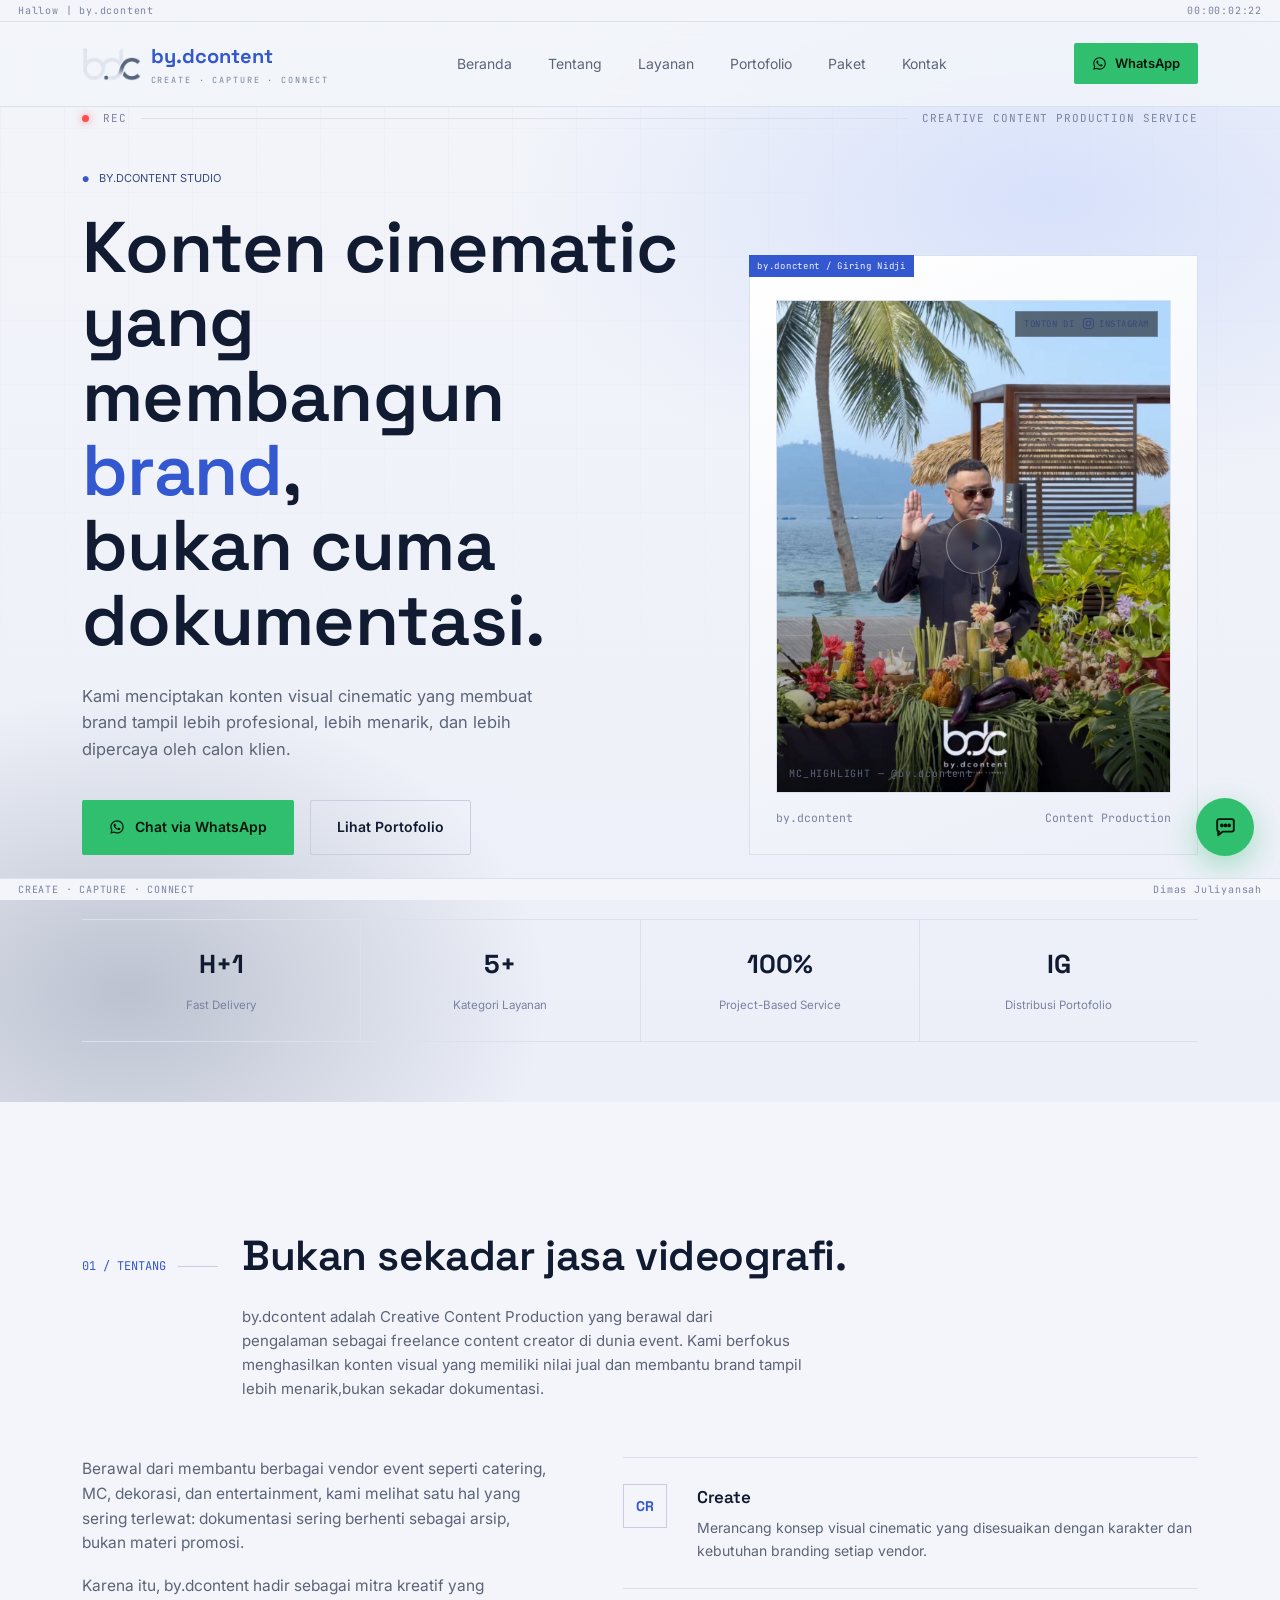
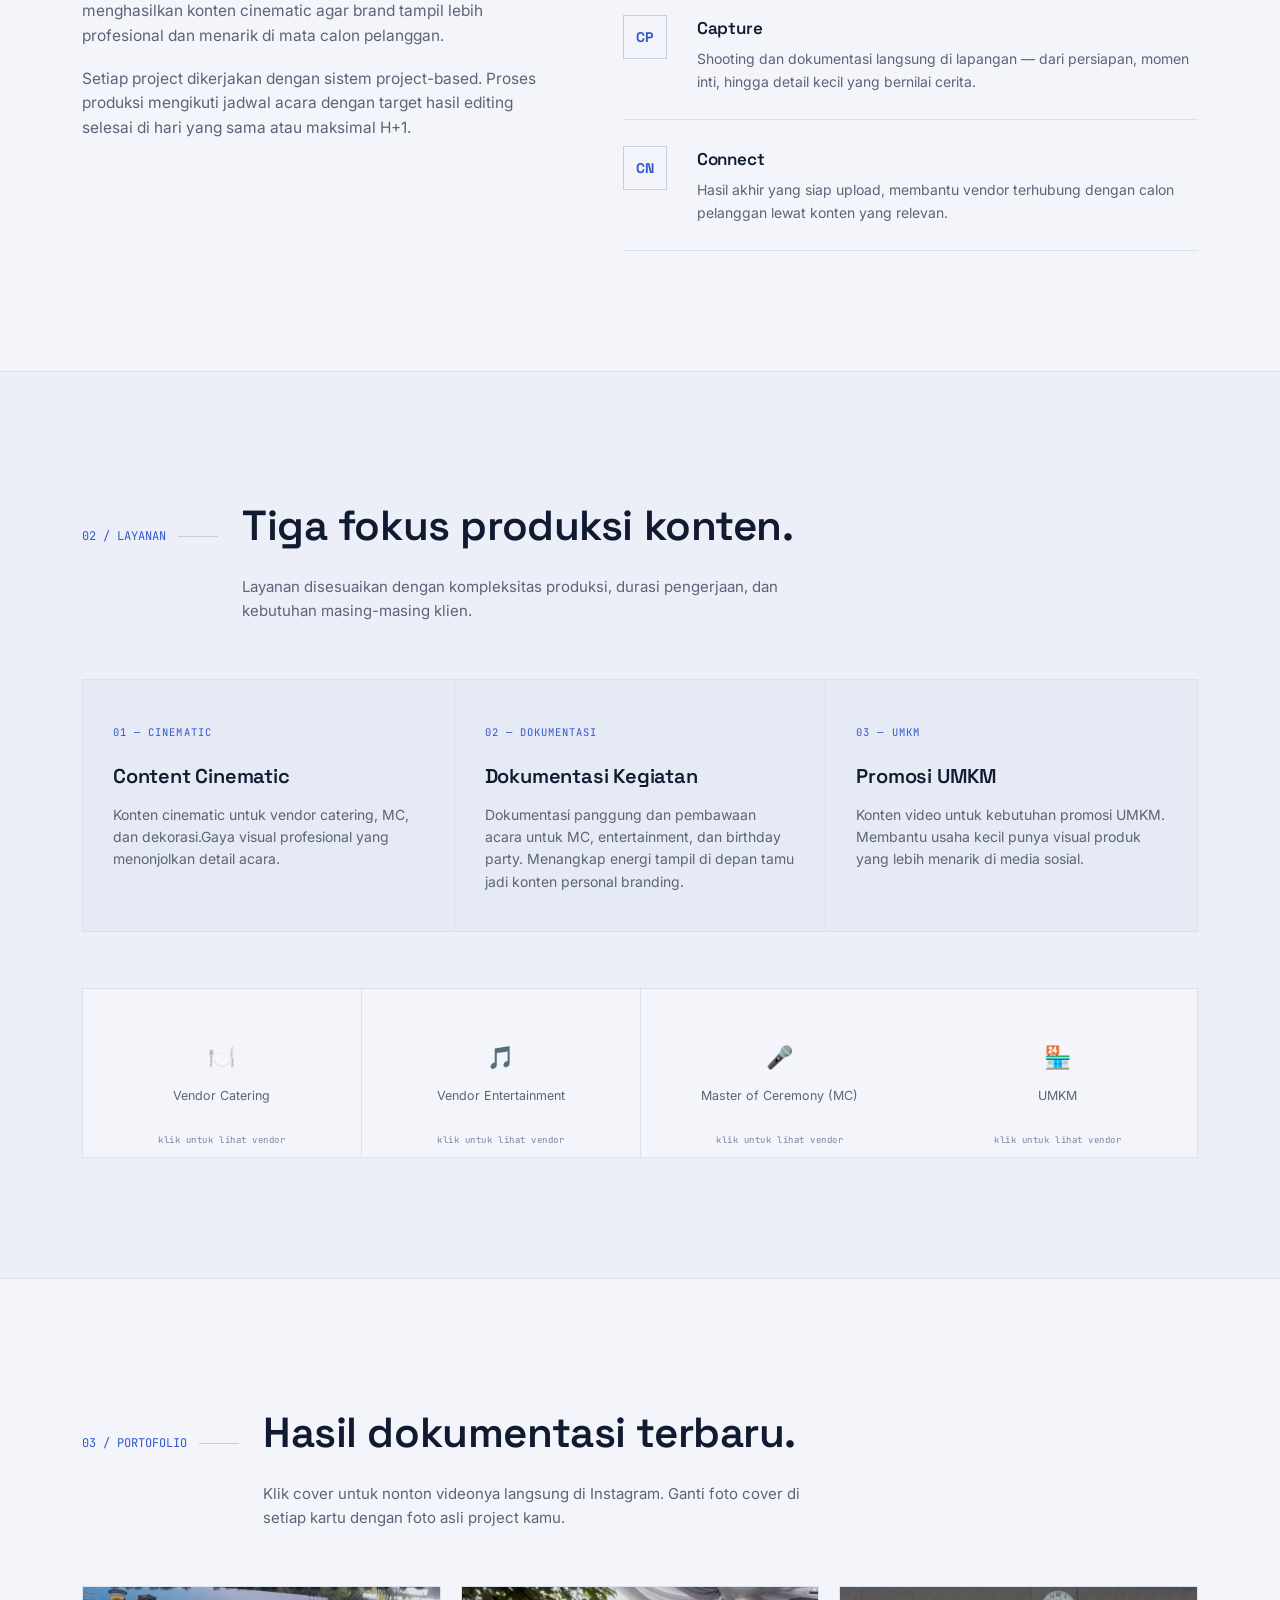
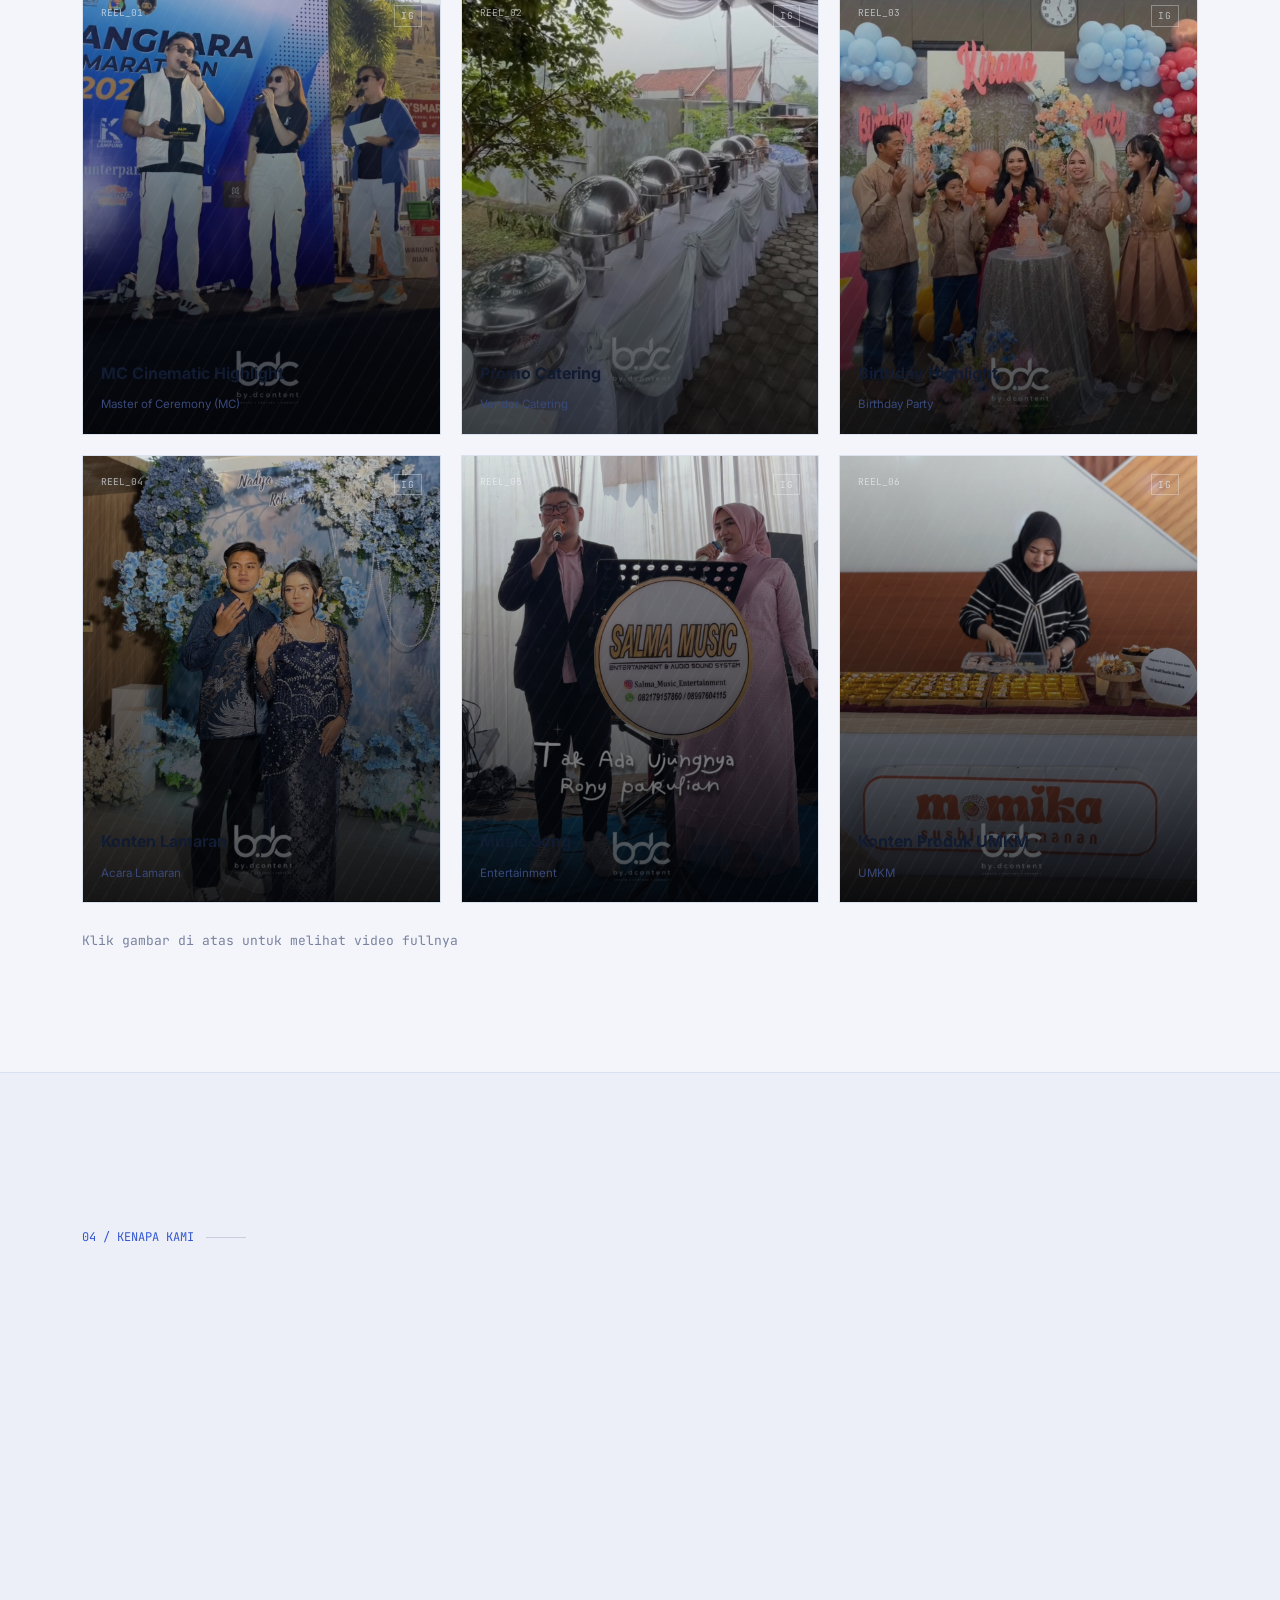
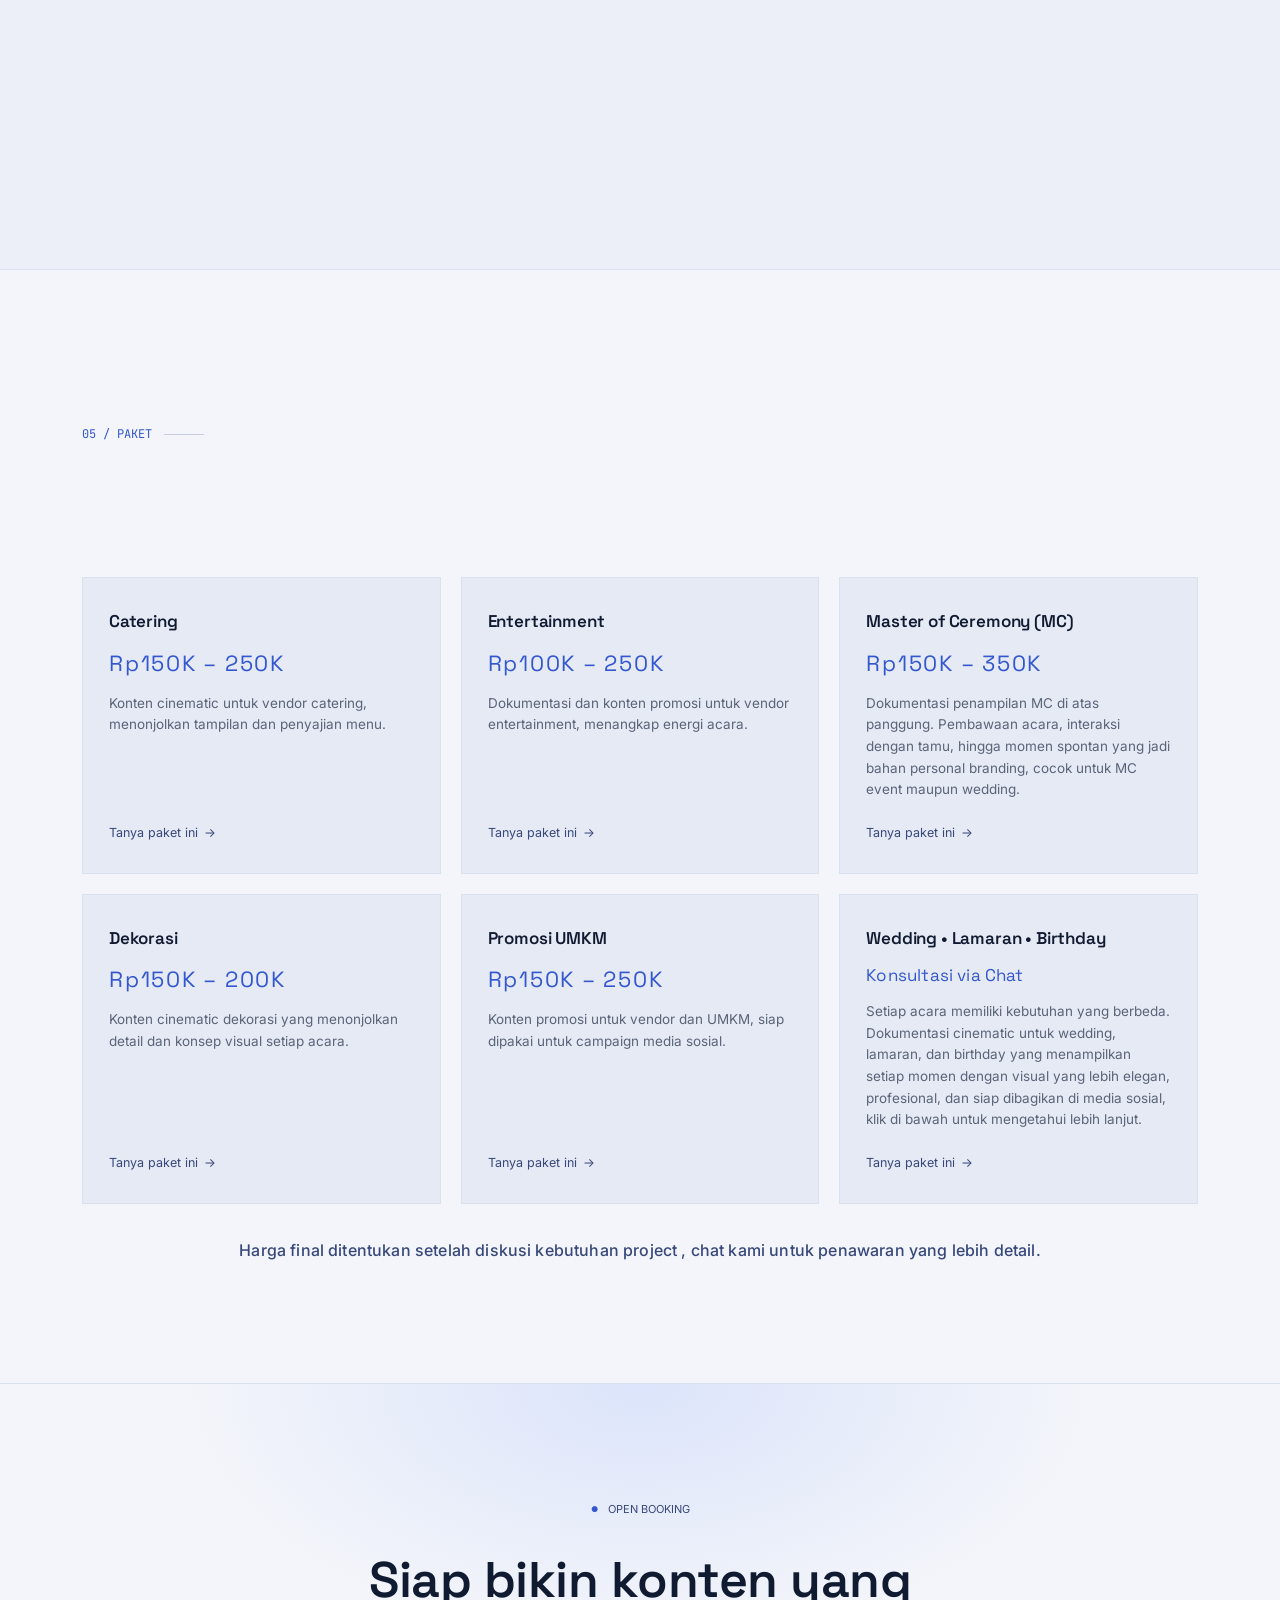
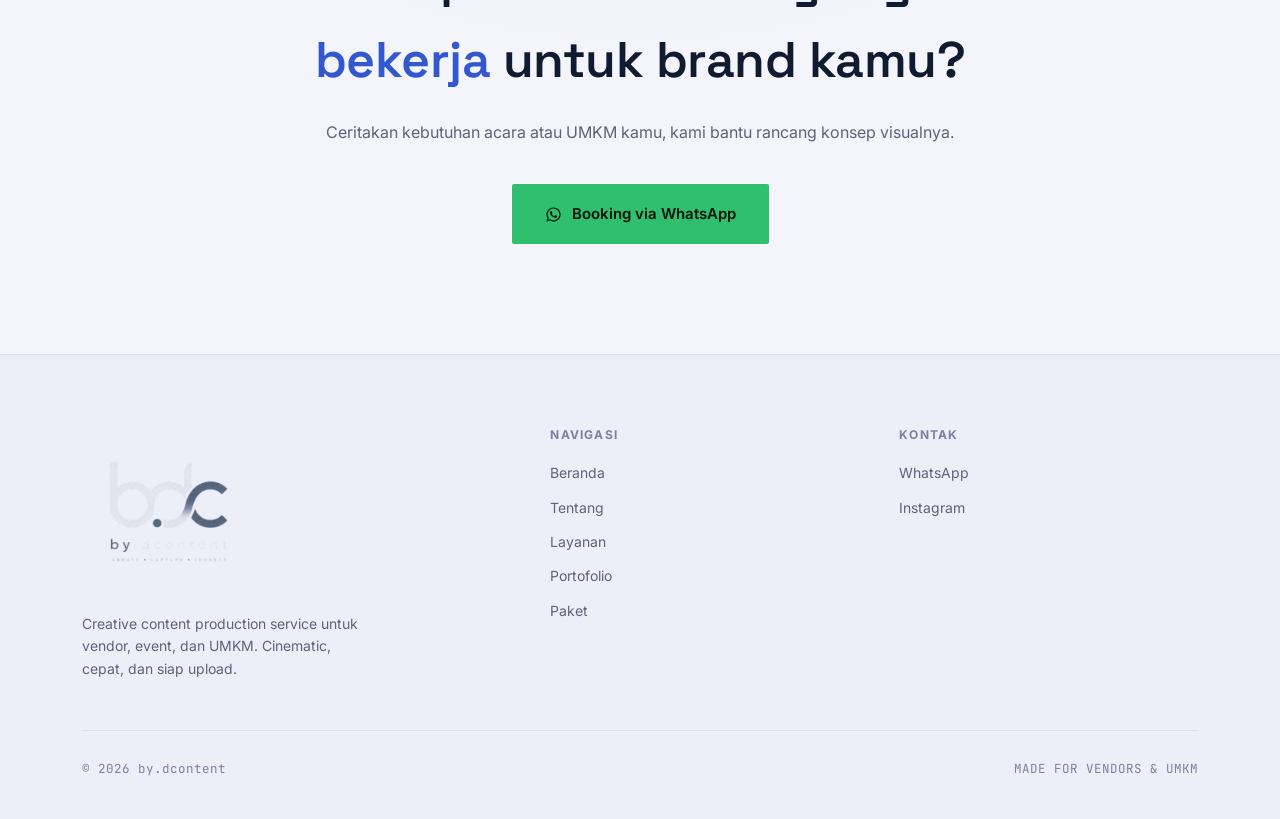
<file: index.html>
<!DOCTYPE html>
<html lang="id">
<head>
<meta charset="UTF-8">
<meta name="viewport" content="width=device-width, initial-scale=1.0">
<title>by.dcontent — Create. Capture. Connect.</title>
<meta name="description" content="by.dcontent adalah creative content production service untuk video cinematic vendor, event, dan UMKM. Fast delivery, hasil siap upload.">
<link rel="icon" type="image/png" href="assets/logo-icon.png">
<link rel="preconnect" href="https://fonts.googleapis.com">
<link rel="preconnect" href="https://fonts.gstatic.com" crossorigin>
<link href="https://fonts.googleapis.com/css2?family=Space+Grotesk:wght@400;500;600;700&family=Inter:wght@400;500;600;700&family=JetBrains+Mono:wght@400;500&display=swap" rel="stylesheet">
<link rel="stylesheet" href="styles.css">
</head>
<body>

<div class="grain"></div>
<div class="letterbox-top wrap-bar">
  <span class="mono">Hallow | by.dcontent</span>
  <span class="mono" id="clock">00:00:00:00</span>
</div>
<div class="letterbox-bottom wrap-bar">
  <span class="mono">CREATE · CAPTURE · CONNECT</span>
  <span class="mono">Dimas Juliyansah </span>
</div>

<!-- ============ NAV ============ -->
<header>
  <nav>
    <a href="#top" class="logo">
      <img src="assets/logo-icon.png" alt="by.dcontent logo">
      <span class="logo-text">by<span style="color:var(--accent)">.</span>dcontent<small>CREATE · CAPTURE · CONNECT</small></span>
    </a>
    <div class="nav-links">
      <a href="#top">Beranda</a>
      <a href="#tentang">Tentang</a>
      <a href="#layanan">Layanan</a>
      <a href="#portofolio">Portofolio</a>
      <a href="#paket">Paket</a>
      <a href="#kontak">Kontak</a>
    </div>
    <a href="https://wa.me/62895389602953?text=Halo%20by.dcontent%2C%20saya%20mau%20tanya%20soal%20jasa%20content%20production"
       target="_blank" rel="noopener" class="nav-cta">
      <svg width="15" height="15" viewBox="0 0 24 24" fill="currentColor"><path d="M12.04 2c-5.52 0-10 4.48-10 10 0 1.77.46 3.45 1.27 4.9L2 22l5.25-1.38a9.94 9.94 0 0 0 4.79 1.22h.01c5.52 0 10-4.48 10-10s-4.49-9.84-10.01-9.84zm0 18.06h-.01a8.2 8.2 0 0 1-4.18-1.15l-.3-.18-3.11.82.83-3.03-.2-.31a8.24 8.24 0 0 1-1.26-4.38c0-4.54 3.7-8.24 8.25-8.24a8.2 8.2 0 0 1 8.24 8.25c0 4.55-3.7 8.22-8.26 8.22zm4.52-6.16c-.25-.12-1.47-.72-1.7-.81-.23-.08-.39-.12-.56.13-.17.25-.64.81-.78.97-.14.17-.29.19-.53.06-.25-.12-1.05-.39-2-1.23-.74-.66-1.24-1.48-1.39-1.73-.14-.25-.02-.38.11-.5.11-.11.25-.29.37-.43.12-.15.16-.25.25-.42.08-.17.04-.31-.02-.44-.06-.12-.56-1.35-.77-1.85-.2-.48-.41-.42-.56-.43h-.48c-.17 0-.44.06-.67.31-.23.25-.87.85-.87 2.08 0 1.22.89 2.41 1.02 2.58.12.16 1.75 2.67 4.24 3.74.59.26 1.05.41 1.41.53.59.19 1.13.16 1.56.1.48-.07 1.47-.6 1.67-1.18.21-.58.21-1.08.15-1.18-.06-.1-.23-.16-.48-.28z"/></svg>
      <span class="nav-cta-label">WhatsApp</span>
    </a>
  </nav>
</header>

<!-- ============ HERO ============ -->
<section class="hero" id="top">
  <div class="wrap">
    <div class="timecode-bar">
      <span class="rec-dot"></span>
      <span class="mono">REC</span>
      <div class="timecode-line"></div>
      <span class="mono">CREATIVE CONTENT PRODUCTION SERVICE</span>
    </div>

    <div class="hero-grid">
      <div>
        <div class="eyebrow">by.dcontent studio</div>
        <h1 class="reveal">Konten cinematic yang<br>membangun <em>brand</em>,<br>bukan cuma dokumentasi.</h1>
        <p class="hero-sub reveal">Kami menciptakan konten visual cinematic yang membuat brand tampil lebih profesional, lebih menarik, dan lebih dipercaya oleh calon klien.</p>
        <div class="hero-actions reveal">
          <a href="https://wa.me/62895389602953?text=Halo%20by.dcontent%2C%20saya%20mau%20booking%20jasa%20content%20production"
             target="_blank" rel="noopener" class="btn btn-primary">
            <svg width="16" height="16" viewBox="0 0 24 24" fill="currentColor"><path d="M12.04 2c-5.52 0-10 4.48-10 10 0 1.77.46 3.45 1.27 4.9L2 22l5.25-1.38a9.94 9.94 0 0 0 4.79 1.22h.01c5.52 0 10-4.48 10-10s-4.49-9.84-10.01-9.84zm0 18.06h-.01a8.2 8.2 0 0 1-4.18-1.15l-.3-.18-3.11.82.83-3.03-.2-.31a8.24 8.24 0 0 1-1.26-4.38c0-4.54 3.7-8.24 8.25-8.24a8.2 8.2 0 0 1 8.24 8.25c0 4.55-3.7 8.22-8.26 8.22zm4.52-6.16c-.25-.12-1.47-.72-1.7-.81-.23-.08-.39-.12-.56.13-.17.25-.64.81-.78.97-.14.17-.29.19-.53.06-.25-.12-1.05-.39-2-1.23-.74-.66-1.24-1.48-1.39-1.73-.14-.25-.02-.38.11-.5.11-.11.25-.29.37-.43.12-.15.16-.25.25-.42.08-.17.04-.31-.02-.44-.06-.12-.56-1.35-.77-1.85-.2-.48-.41-.42-.56-.43h-.48c-.17 0-.44.06-.67.31-.23.25-.87.85-.87 2.08 0 1.22.89 2.41 1.02 2.58.12.16 1.75 2.67 4.24 3.74.59.26 1.05.41 1.41.53.59.19 1.13.16 1.56.1.48-.07 1.47-.6 1.67-1.18.21-.58.21-1.08.15-1.18-.06-.1-.23-.16-.48-.28z"/></svg>
            Chat via WhatsApp
          </a>
          <a href="#portofolio" class="btn btn-ghost">Lihat Portofolio</a>
        </div>
      </div>

      <div class="hero-panel reveal">
        <a class="hero-video" href="https://www.instagram.com/reel/DbSZlRrJBTM/?igsh=amR4eXl1eDFjbGhy" target="_blank" rel="noopener" aria-label="Tonton video di Instagram">
          <div class="tc-live">TONTON DI <svg width="11" height="11" viewBox="0 0 24 24" fill="currentColor" style="margin-left:4px"><path d="M12 2.16c3.2 0 3.58.01 4.85.07 3.25.15 4.77 1.69 4.92 4.92.06 1.27.07 1.65.07 4.85s-.01 3.58-.07 4.85c-.15 3.23-1.66 4.77-4.92 4.92-1.27.06-1.64.07-4.85.07s-3.58-.01-4.85-.07c-3.26-.15-4.77-1.7-4.92-4.92-.06-1.27-.07-1.65-.07-4.85s.01-3.58.07-4.85C2.38 3.88 3.9 2.34 7.15 2.23 8.42 2.17 8.8 2.16 12 2.16zm0-2.16C8.74 0 8.33.01 7.05.07c-4.35.2-6.78 2.62-6.98 6.98C-.01 8.33 0 8.74 0 12s.01 3.67.07 4.95c.2 4.35 2.62 6.78 6.98 6.98 1.28.06 1.69.07 4.95.07s3.67-.01 4.95-.07c4.35-.2 6.79-2.62 6.98-6.98.06-1.28.07-1.69.07-4.95s-.01-3.67-.07-4.95c-.19-4.35-2.62-6.78-6.98-6.98C15.67.01 15.26 0 12 0zm0 5.84A6.16 6.16 0 1 0 18.16 12 6.16 6.16 0 0 0 12 5.84zm0 10.16A4 4 0 1 1 16 12a4 4 0 0 1-4 4zm6.41-10.4a1.44 1.44 0 1 1-1.44-1.44 1.44 1.44 0 0 1 1.44 1.44z"/></svg> INSTAGRAM</div>
          <div class="play-btn"><svg viewBox="0 0 24 24"><path d="M8 5v14l11-7z"/></svg></div>
          <div class="tc-readout mono">MC_HIGHLIGHT — @by.dcontent</div>
        </a>
        <div class="hero-panel-caption">
          <span>by.dcontent</span>
          <span> Content Production </span>
        </div>
      </div>
    </div>

    <div class="stat-strip reveal">
      <div class="stat"><b>H+1</b><span>Fast Delivery </span></div>
      <div class="stat"><b>5+</b><span>Kategori Layanan</span></div>
      <div class="stat"><b>100%</b><span>Project-Based Service</span></div>
      <div class="stat"><b>IG</b><span>Distribusi Portofolio</span></div>
    </div>
  </div>
</section>

<!-- ============ ABOUT ============ -->
<section id="tentang">
  <div class="wrap">
    <div class="sec-head">
      <span class="sec-num">01 / TENTANG</span>
      <h2 class="reveal">Bukan sekadar jasa videografi.</h2>
      <p class="reveal">by.dcontent adalah Creative Content Production yang berawal dari pengalaman sebagai freelance content creator di dunia event. Kami berfokus menghasilkan konten visual yang memiliki nilai jual dan membantu brand tampil lebih menarik,bukan sekadar dokumentasi.</p>
    </div>

    <div class="about-grid">
      <div class="about-copy reveal">
        <p>Berawal dari membantu berbagai vendor event seperti catering, MC, dekorasi, dan entertainment, kami melihat satu hal yang sering terlewat: dokumentasi sering berhenti sebagai arsip, bukan materi promosi.</p>
        <p>Karena itu, by.dcontent hadir sebagai mitra kreatif yang menghasilkan konten cinematic agar brand tampil lebih profesional dan menarik di mata calon pelanggan.</p>
        <p>Setiap project dikerjakan dengan sistem project-based. Proses produksi mengikuti jadwal acara dengan target hasil editing selesai di hari yang sama atau maksimal H+1. </p>
      </div>

      <div class="pillars">
        <div class="pillar reveal">
          <div class="p-icon">CR</div>
          <div>
            <h3>Create</h3>
            <p>Merancang konsep visual cinematic yang disesuaikan dengan karakter dan kebutuhan branding setiap vendor.</p>
          </div>
        </div>
        <div class="pillar reveal">
          <div class="p-icon">CP</div>
          <div>
            <h3>Capture</h3>
            <p>Shooting dan dokumentasi langsung di lapangan — dari persiapan, momen inti, hingga detail kecil yang bernilai cerita.</p>
          </div>
        </div>
        <div class="pillar reveal">
          <div class="p-icon">CN</div>
          <div>
            <h3>Connect</h3>
            <p>Hasil akhir yang siap upload, membantu vendor terhubung dengan calon pelanggan lewat konten yang relevan.</p>
          </div>
        </div>
      </div>
    </div>
  </div>
</section>

<!-- ============ LAYANAN ============ -->
<section id="layanan" class="section-alt">
  <div class="wrap">
    <div class="sec-head">
      <span class="sec-num">02 / LAYANAN</span>
      <h2 class="reveal">Tiga fokus produksi konten.</h2>
      <p class="reveal">Layanan disesuaikan dengan kompleksitas produksi, durasi pengerjaan, dan kebutuhan masing-masing klien.</p>
    </div>

    <div class="services-grid reveal">
      <div class="service-card">
        <span class="s-tag mono">01 — CINEMATIC</span>
        <h3>Content Cinematic</h3>
        <p>Konten cinematic untuk vendor catering, MC, dan dekorasi.Gaya visual profesional yang menonjolkan detail acara.</p>
      </div>
      <div class="service-card">
        <span class="s-tag mono">02 — DOKUMENTASI</span>
        <h3>Dokumentasi Kegiatan</h3>
        <p>Dokumentasi panggung dan pembawaan acara untuk MC, entertainment, dan birthday party. Menangkap energi tampil di depan tamu jadi konten personal branding.</p>
      </div>
      <div class="service-card">
        <span class="s-tag mono">03 — UMKM</span>
        <h3>Promosi UMKM</h3>
        <p>Konten video untuk kebutuhan promosi UMKM. Membantu usaha kecil punya visual produk yang lebih menarik di media sosial.</p>
      </div>
    </div>

    <div class="target-list reveal">
      <div class="target-item" tabindex="0" role="button" aria-label="Lihat partner Vendor Catering">
        <div class="target-inner">
          <div class="target-front">
            <div class="t-ico">🍽️</div>
            <span>Vendor Catering</span>
            <div class="target-hint"> klik untuk lihat vendor </div>
          </div>
          <div class="target-back">
            <span class="tb-title">Partner Catering</span>
            <ul>
              <li>Ricetable Catering</li>
              <li>Vera Catering</li>
              <li>Humma Catering</li>
              <li>Mala Catering</li>
            </ul>
          </div>
        </div>
      </div>
      <div class="target-item" tabindex="0" role="button" aria-label="Lihat partner Vendor Entertainment">
        <div class="target-inner">
          <div class="target-front">
            <div class="t-ico">🎵</div>
            <span>Vendor Entertainment</span>
            <div class="target-hint"> klik untuk lihat vendor</div>
          </div>
          <div class="target-back">
            <span class="tb-title">Partner Entertainment</span>
            <ul>
              <li>Salma Music</li>
              <li>Arie Music</li>
              <li>Home Entertainment</li>
            </ul>
          </div>
        </div>
      </div>
      <div class="target-item" tabindex="0" role="button" aria-label="Lihat partner Master of Ceremony">
        <div class="target-inner">
          <div class="target-front">
            <div class="t-ico">🎤</div>
            <span>Master of Ceremony (MC)</span>
            <div class="target-hint"> klik untuk lihat vendor </div>
          </div>
          <div class="target-back">
            <span class="tb-title">Partner MC</span>
            <ul>
              <li>Shinta Clara</li>
            </ul>
          </div>
        </div>
      </div>
      <div class="target-item" tabindex="0" role="button" aria-label="Lihat partner UMKM">
        <div class="target-inner">
          <div class="target-front">
            <div class="t-ico">🏪</div>
            <span>UMKM</span>
            <div class="target-hint"> klik untuk lihat vendor </div>
          </div>
          <div class="target-back">
            <span class="tb-title">Partner UMKM</span>
            <ul>
              <li>Kedai Momika — Dimsum &amp; Sushi</li>
            </ul>
          </div>
        </div>
      </div>
    </div>
  </div>
</section>

<!-- ============ PORTFOLIO ============ -->
<section id="portofolio">
  <div class="wrap">
    <div class="sec-head">
      <span class="sec-num">03 / PORTOFOLIO</span>
      <h2 class="reveal">Hasil dokumentasi terbaru.</h2>
      <p class="reveal">Klik cover untuk nonton videonya langsung di Instagram. Ganti foto cover di setiap kartu dengan foto asli project kamu.</p>
    </div>

    <div class="portfolio-grid reveal">
      <a class="pf-item" href="https://www.instagram.com/reel/DbVDQgfJqQW/?igsh=ZG5odmR1eDNyc2h1" target="_blank" rel="noopener"
         style="--pf1:#12244a;--pf2:#050a14;--pf-photo:url('assets/portfolio/01-mc.png');">
        <div class="pf-bg"></div>
        <div class="pf-overlay">
          <div class="pf-top"><span>REEL_01</span><span class="ig-tag">IG</span></div>
          <div class="pf-bottom"><h4>MC Cinematic Highlight</h4><span>Master of Ceremony (MC)</span></div>
        </div>
        <div class="pf-play"><svg viewBox="0 0 24 24" fill="currentColor"><path d="M12 2.16c3.2 0 3.58.01 4.85.07 3.25.15 4.77 1.69 4.92 4.92.06 1.27.07 1.65.07 4.85s-.01 3.58-.07 4.85c-.15 3.23-1.66 4.77-4.92 4.92-1.27.06-1.64.07-4.85.07s-3.58-.01-4.85-.07c-3.26-.15-4.77-1.7-4.92-4.92-.06-1.27-.07-1.65-.07-4.85s.01-3.58.07-4.85C2.38 3.88 3.9 2.34 7.15 2.23 8.42 2.17 8.8 2.16 12 2.16zm0-2.16C8.74 0 8.33.01 7.05.07c-4.35.2-6.78 2.62-6.98 6.98C-.01 8.33 0 8.74 0 12s.01 3.67.07 4.95c.2 4.35 2.62 6.78 6.98 6.98 1.28.06 1.69.07 4.95.07s3.67-.01 4.95-.07c4.35-.2 6.79-2.62 6.98-6.98.06-1.28.07-1.69.07-4.95s-.01-3.67-.07-4.95c-.19-4.35-2.62-6.78-6.98-6.98C15.67.01 15.26 0 12 0zm0 5.84A6.16 6.16 0 1 0 18.16 12 6.16 6.16 0 0 0 12 5.84zm0 10.16A4 4 0 1 1 16 12a4 4 0 0 1-4 4zm6.41-10.4a1.44 1.44 0 1 1-1.44-1.44 1.44 1.44 0 0 1 1.44 1.44z"/></svg></div>
      </a>
      <a class="pf-item" href="https://www.instagram.com/reel/DYmgqSjpObA/?igsh=ZmYyazc5YWVpZHY1" target="_blank" rel="noopener"
         style="--pf1:#1a1130;--pf2:#050810;--pf-photo:url('assets/portfolio/02-catering.png');">
        <div class="pf-bg"></div>
        <div class="pf-overlay">
          <div class="pf-top"><span>REEL_02</span><span class="ig-tag">IG</span></div>
          <div class="pf-bottom"><h4>Promo Catering</h4><span>Vendor Catering</span></div>
        </div>
        <div class="pf-play"><svg viewBox="0 0 24 24" fill="currentColor"><path d="M12 2.16c3.2 0 3.58.01 4.85.07 3.25.15 4.77 1.69 4.92 4.92.06 1.27.07 1.65.07 4.85s-.01 3.58-.07 4.85c-.15 3.23-1.66 4.77-4.92 4.92-1.27.06-1.64.07-4.85.07s-3.58-.01-4.85-.07c-3.26-.15-4.77-1.7-4.92-4.92-.06-1.27-.07-1.65-.07-4.85s.01-3.58.07-4.85C2.38 3.88 3.9 2.34 7.15 2.23 8.42 2.17 8.8 2.16 12 2.16zm0-2.16C8.74 0 8.33.01 7.05.07c-4.35.2-6.78 2.62-6.98 6.98C-.01 8.33 0 8.74 0 12s.01 3.67.07 4.95c.2 4.35 2.62 6.78 6.98 6.98 1.28.06 1.69.07 4.95.07s3.67-.01 4.95-.07c4.35-.2 6.79-2.62 6.98-6.98.06-1.28.07-1.69.07-4.95s-.01-3.67-.07-4.95c-.19-4.35-2.62-6.78-6.98-6.98C15.67.01 15.26 0 12 0zm0 5.84A6.16 6.16 0 1 0 18.16 12 6.16 6.16 0 0 0 12 5.84zm0 10.16A4 4 0 1 1 16 12a4 4 0 0 1-4 4zm6.41-10.4a1.44 1.44 0 1 1-1.44-1.44 1.44 1.44 0 0 1 1.44 1.44z"/></svg></div>
      </a>
      <a class="pf-item" href="https://www.instagram.com/reel/DbTAU0gp5nt/?igsh=bWZkaXg0YmZ3ejNj" target="_blank" rel="noopener"
         style="--pf1:#0f2438;--pf2:#050b12;--pf-photo:url('assets/portfolio/03-birthday.png');">
        <div class="pf-bg"></div>
        <div class="pf-overlay">
          <div class="pf-top"><span>REEL_03</span><span class="ig-tag">IG</span></div>
          <div class="pf-bottom"><h4>Birthday Highlight</h4><span>Birthday Party</span></div>
        </div>
        <div class="pf-play"><svg viewBox="0 0 24 24" fill="currentColor"><path d="M12 2.16c3.2 0 3.58.01 4.85.07 3.25.15 4.77 1.69 4.92 4.92.06 1.27.07 1.65.07 4.85s-.01 3.58-.07 4.85c-.15 3.23-1.66 4.77-4.92 4.92-1.27.06-1.64.07-4.85.07s-3.58-.01-4.85-.07c-3.26-.15-4.77-1.7-4.92-4.92-.06-1.27-.07-1.65-.07-4.85s.01-3.58.07-4.85C2.38 3.88 3.9 2.34 7.15 2.23 8.42 2.17 8.8 2.16 12 2.16zm0-2.16C8.74 0 8.33.01 7.05.07c-4.35.2-6.78 2.62-6.98 6.98C-.01 8.33 0 8.74 0 12s.01 3.67.07 4.95c.2 4.35 2.62 6.78 6.98 6.98 1.28.06 1.69.07 4.95.07s3.67-.01 4.95-.07c4.35-.2 6.79-2.62 6.98-6.98.06-1.28.07-1.69.07-4.95s-.01-3.67-.07-4.95c-.19-4.35-2.62-6.78-6.98-6.98C15.67.01 15.26 0 12 0zm0 5.84A6.16 6.16 0 1 0 18.16 12 6.16 6.16 0 0 0 12 5.84zm0 10.16A4 4 0 1 1 16 12a4 4 0 0 1-4 4zm6.41-10.4a1.44 1.44 0 1 1-1.44-1.44 1.44 1.44 0 0 1 1.44 1.44z"/></svg></div>
      </a>
      <a class="pf-item" href="https://www.instagram.com/reel/DbXW5ktJdle/?igsh=MThrM3R3d3p3OXU1ZA==" target="_blank" rel="noopener"
         style="--pf1:#1c1424;--pf2:#050810;--pf-photo:url('assets/portfolio/04-lamaran.png');">
        <div class="pf-bg"></div>
        <div class="pf-overlay">
          <div class="pf-top"><span>REEL_04</span><span class="ig-tag">IG</span></div>
          <div class="pf-bottom"><h4>Konten Lamaran</h4><span> Acara Lamaran </span></div>
        </div>
        <div class="pf-play"><svg viewBox="0 0 24 24" fill="currentColor"><path d="M12 2.16c3.2 0 3.58.01 4.85.07 3.25.15 4.77 1.69 4.92 4.92.06 1.27.07 1.65.07 4.85s-.01 3.58-.07 4.85c-.15 3.23-1.66 4.77-4.92 4.92-1.27.06-1.64.07-4.85.07s-3.58-.01-4.85-.07c-3.26-.15-4.77-1.7-4.92-4.92-.06-1.27-.07-1.65-.07-4.85s.01-3.58.07-4.85C2.38 3.88 3.9 2.34 7.15 2.23 8.42 2.17 8.8 2.16 12 2.16zm0-2.16C8.74 0 8.33.01 7.05.07c-4.35.2-6.78 2.62-6.98 6.98C-.01 8.33 0 8.74 0 12s.01 3.67.07 4.95c.2 4.35 2.62 6.78 6.98 6.98 1.28.06 1.69.07 4.95.07s3.67-.01 4.95-.07c4.35-.2 6.79-2.62 6.98-6.98.06-1.28.07-1.69.07-4.95s-.01-3.67-.07-4.95c-.19-4.35-2.62-6.78-6.98-6.98C15.67.01 15.26 0 12 0zm0 5.84A6.16 6.16 0 1 0 18.16 12 6.16 6.16 0 0 0 12 5.84zm0 10.16A4 4 0 1 1 16 12a4 4 0 0 1-4 4zm6.41-10.4a1.44 1.44 0 1 1-1.44-1.44 1.44 1.44 0 0 1 1.44 1.44z"/></svg></div>
      </a>
      <a class="pf-item" href="https://www.instagram.com/reel/DbVeNk4pl87/?igsh=MmIyMm00YWJzOHgy" target="_blank" rel="noopener"
         style="--pf1:#101f3a;--pf2:#050a14;--pf-photo:url('assets/portfolio/05-music.png');">
        <div class="pf-bg"></div>
        <div class="pf-overlay">
          <div class="pf-top"><span>REEL_05</span><span class="ig-tag">IG</span></div>
          <div class="pf-bottom"><h4>Music Song</h4><span>Entertainment</span></div>
        </div>
        <div class="pf-play"><svg viewBox="0 0 24 24" fill="currentColor"><path d="M12 2.16c3.2 0 3.58.01 4.85.07 3.25.15 4.77 1.69 4.92 4.92.06 1.27.07 1.65.07 4.85s-.01 3.58-.07 4.85c-.15 3.23-1.66 4.77-4.92 4.92-1.27.06-1.64.07-4.85.07s-3.58-.01-4.85-.07c-3.26-.15-4.77-1.7-4.92-4.92-.06-1.27-.07-1.65-.07-4.85s.01-3.58.07-4.85C2.38 3.88 3.9 2.34 7.15 2.23 8.42 2.17 8.8 2.16 12 2.16zm0-2.16C8.74 0 8.33.01 7.05.07c-4.35.2-6.78 2.62-6.98 6.98C-.01 8.33 0 8.74 0 12s.01 3.67.07 4.95c.2 4.35 2.62 6.78 6.98 6.98 1.28.06 1.69.07 4.95.07s3.67-.01 4.95-.07c4.35-.2 6.79-2.62 6.98-6.98.06-1.28.07-1.69.07-4.95s-.01-3.67-.07-4.95c-.19-4.35-2.62-6.78-6.98-6.98C15.67.01 15.26 0 12 0zm0 5.84A6.16 6.16 0 1 0 18.16 12 6.16 6.16 0 0 0 12 5.84zm0 10.16A4 4 0 1 1 16 12a4 4 0 0 1-4 4zm6.41-10.4a1.44 1.44 0 1 1-1.44-1.44 1.44 1.44 0 0 1 1.44 1.44z"/></svg></div>
      </a>
      <a class="pf-item" href="https://www.instagram.com/reel/DbXwZckJcvz/?igsh=cGU3YmxoMzY4ODlj" target="_blank" rel="noopener"
         style="--pf1:#182a1f;--pf2:#050a08;--pf-photo:url('assets/portfolio/06-umkm.png');">
        <div class="pf-bg"></div>
        <div class="pf-overlay">
          <div class="pf-top"><span>REEL_06</span><span class="ig-tag">IG</span></div>
          <div class="pf-bottom"><h4>Konten Produk UMKM</h4><span>UMKM</span></div>
        </div>
        <div class="pf-play"><svg viewBox="0 0 24 24" fill="currentColor"><path d="M12 2.16c3.2 0 3.58.01 4.85.07 3.25.15 4.77 1.69 4.92 4.92.06 1.27.07 1.65.07 4.85s-.01 3.58-.07 4.85c-.15 3.23-1.66 4.77-4.92 4.92-1.27.06-1.64.07-4.85.07s-3.58-.01-4.85-.07c-3.26-.15-4.77-1.7-4.92-4.92-.06-1.27-.07-1.65-.07-4.85s.01-3.58.07-4.85C2.38 3.88 3.9 2.34 7.15 2.23 8.42 2.17 8.8 2.16 12 2.16zm0-2.16C8.74 0 8.33.01 7.05.07c-4.35.2-6.78 2.62-6.98 6.98C-.01 8.33 0 8.74 0 12s.01 3.67.07 4.95c.2 4.35 2.62 6.78 6.98 6.98 1.28.06 1.69.07 4.95.07s3.67-.01 4.95-.07c4.35-.2 6.79-2.62 6.98-6.98.06-1.28.07-1.69.07-4.95s-.01-3.67-.07-4.95c-.19-4.35-2.62-6.78-6.98-6.98C15.67.01 15.26 0 12 0zm0 5.84A6.16 6.16 0 1 0 18.16 12 6.16 6.16 0 0 0 12 5.84zm0 10.16A4 4 0 1 1 16 12a4 4 0 0 1-4 4zm6.41-10.4a1.44 1.44 0 1 1-1.44-1.44 1.44 1.44 0 0 1 1.44 1.44z"/></svg></div>
      </a>
    </div>

    <div class="portfolio-note">Klik gambar di atas untuk melihat video fullnya </div>
  </div>
</section>

<!-- ============ WHY ============ -->
<section class="section-alt">
  <div class="wrap">
    <div class="sec-head">
      <span class="sec-num">04 / KENAPA KAMI</span>
      <h2 class="reveal">Bukan cuma cepat, tapi terarah.</h2>
      <p class="reveal">Setiap project diarahkan untuk punya nilai pemasaran, bukan sekadar arsip dokumentasi acara.</p>
    </div>
    <div class="why-grid">
      <div class="why-item reveal">
        <span class="w-num mono">/ 01</span>
        <h3>Visual Cinematic Berkualitas</h3>
        <p>Gaya editing profesional dan konsisten yang menonjolkan momen paling bernilai dari setiap acara.</p>
      </div>
      <div class="why-item reveal">
        <span class="w-num mono">/ 02</span>
        <h3>Fast Delivery</h3>
        <p>Hasil editing selesai di hari yang sama atau maksimal H+1, sesuai kebutuhan promosi yang serba cepat.</p>
      </div>
      <div class="why-item reveal">
        <span class="w-num mono">/ 03</span>
        <h3>Mengikuti Tren Media Sosial</h3>
        <p>Format dan gaya konten disesuaikan dengan tren terkini agar engagement di Instagram  lebih maksimal.</p>
      </div>
      <div class="why-item reveal">
        <span class="w-num mono">/ 04</span>
        <h3>Dukung Promosi Vendor</h3>
        <p>Konten dirancang untuk membantu vendor menarik pelanggan baru, bukan hanya menjadi dokumentasi acara.</p>
      </div>
      <div class="why-item reveal">
        <span class="w-num mono">/ 05</span>
        <h3>Fleksibel Sesuai Kebutuhan</h3>
        <p>Paket dan cakupan kerja bisa disesuaikan dengan budget dan kebutuhan spesifik masing-masing klien.</p>
      </div>
      <div class="why-item reveal">
        <span class="w-num mono">/ 06</span>
        <h3>Konten Siap Upload</h3>
        <p>Output final sudah dalam format yang siap dipublikasikan langsung ke akun media sosial vendor.</p>
      </div>
    </div>
  </div>
</section>

<!-- ============ PRICING ============ -->
<section id="paket">
  <div class="wrap">
    <div class="sec-head">
      <span class="sec-num">05 / PAKET</span>
      <h2 class="reveal">Paket layanan &amp; pricelist.</h2>
      <p class="reveal">Harga menyesuaikan kompleksitas produksi, durasi pengerjaan, jarak lokasi, dan jumlah output video.</p>
    </div>

    <div class="price-grid reveal">
      <div class="price-card">
        <h3>Catering</h3>
        <div class="price-range mono">Rp150K – 250K</div>
        <p>Konten cinematic untuk vendor catering, menonjolkan tampilan dan penyajian menu.</p>
        <a href="https://wa.me/62895389602953?text=Halo%2C%20saya%20mau%20tanya%20paket%20Catering" target="_blank" rel="noopener">Tanya paket ini</a>
      </div>
      <div class="price-card">
        <h3>Entertainment</h3>
        <div class="price-range mono">Rp100K – 250K</div>
        <p>Dokumentasi dan konten promosi untuk vendor entertainment, menangkap energi acara.</p>
        <a href="https://wa.me/62895389602953?text=Halo%2C%20saya%20mau%20tanya%20paket%20Entertainment" target="_blank" rel="noopener">Tanya paket ini</a>
      </div>
      <div class="price-card">
        <h3>Master of Ceremony (MC)</h3>
        <div class="price-range mono">Rp150K – 350K</div>
        <p>Dokumentasi penampilan MC di atas panggung. Pembawaan acara, interaksi dengan tamu, hingga momen spontan yang jadi bahan personal branding, cocok untuk MC event maupun wedding.</p>
        <a href="https://wa.me/62895389602953?text=Halo%2C%20saya%20mau%20tanya%20paket%20MC%20(Master%20of%20Ceremony)" target="_blank" rel="noopener">Tanya paket ini</a>
      </div>
      <div class="price-card">
        <h3>Dekorasi</h3>
        <div class="price-range mono">Rp150K – 200K</div>
        <p>Konten cinematic dekorasi yang menonjolkan detail dan konsep visual setiap acara.</p>
        <a href="https://wa.me/62895389602953?text=Halo%2C%20saya%20mau%20tanya%20paket%20Dekorasi" target="_blank" rel="noopener">Tanya paket ini</a>
      </div>
      <div class="price-card">
        <h3>Promosi UMKM</h3>
        <div class="price-range mono">Rp150K – 250K</div>
        <p>Konten promosi untuk vendor dan UMKM, siap dipakai untuk campaign media sosial.</p>
        <a href="https://wa.me/62895389602953?text=Halo%2C%20saya%20mau%20tanya%20paket%20Promosi%20UMKM" target="_blank" rel="noopener">Tanya paket ini</a>
      </div>
      <div class="price-card">
        <h3>Wedding • Lamaran • Birthday</h3>
        <div class="price-range mono price-range-text">Konsultasi via Chat</div>
        <p>Setiap acara memiliki kebutuhan yang berbeda. Dokumentasi cinematic untuk wedding, lamaran, dan birthday yang menampilkan setiap momen dengan visual yang lebih elegan, profesional, dan siap dibagikan di media sosial, klik di bawah untuk mengetahui lebih lanjut.</p>
        <a href="https://wa.me/62895389602953?text=Halo%2C%20saya%20mau%20tanya%20paket%20Wedding%20%2F%20Lamaran%20%2F%20Birthday" target="_blank" rel="noopener">Tanya paket ini</a>
      </div>
    </div>

    <p class="price-foot">Harga final ditentukan setelah diskusi kebutuhan project , chat kami untuk penawaran yang lebih detail.</p>
  </div>
</section>

<!-- ============ CTA BAND ============ -->
<section class="cta-band" id="kontak">
  <div class="wrap">
    <span class="eyebrow reveal" style="justify-content:center;display:inline-flex;">Open Booking</span>
    <h2 class="reveal">Siap bikin konten yang <span>bekerja</span> untuk brand kamu?</h2>
    <p class="reveal">Ceritakan kebutuhan acara atau UMKM kamu, kami bantu rancang konsep visualnya.</p>
    <a href="https://wa.me/62895389602953?text=Halo%20by.dcontent%2C%20saya%20mau%20booking%20jasa%20content%20production"
       target="_blank" rel="noopener" class="btn btn-primary reveal" style="padding:17px 32px;font-size:15px;">
      <svg width="17" height="17" viewBox="0 0 24 24" fill="currentColor"><path d="M12.04 2c-5.52 0-10 4.48-10 10 0 1.77.46 3.45 1.27 4.9L2 22l5.25-1.38a9.94 9.94 0 0 0 4.79 1.22h.01c5.52 0 10-4.48 10-10s-4.49-9.84-10.01-9.84zm0 18.06h-.01a8.2 8.2 0 0 1-4.18-1.15l-.3-.18-3.11.82.83-3.03-.2-.31a8.24 8.24 0 0 1-1.26-4.38c0-4.54 3.7-8.24 8.25-8.24a8.2 8.2 0 0 1 8.24 8.25c0 4.55-3.7 8.22-8.26 8.22zm4.52-6.16c-.25-.12-1.47-.72-1.7-.81-.23-.08-.39-.12-.56.13-.17.25-.64.81-.78.97-.14.17-.29.19-.53.06-.25-.12-1.05-.39-2-1.23-.74-.66-1.24-1.48-1.39-1.73-.14-.25-.02-.38.11-.5.11-.11.25-.29.37-.43.12-.15.16-.25.25-.42.08-.17.04-.31-.02-.44-.06-.12-.56-1.35-.77-1.85-.2-.48-.41-.42-.56-.43h-.48c-.17 0-.44.06-.67.31-.23.25-.87.85-.87 2.08 0 1.22.89 2.41 1.02 2.58.12.16 1.75 2.67 4.24 3.74.59.26 1.05.41 1.41.53.59.19 1.13.16 1.56.1.48-.07 1.47-.6 1.67-1.18.21-.58.21-1.08.15-1.18-.06-.1-.23-.16-.48-.28z"/></svg>
      Booking via WhatsApp
    </a>
  </div>
</section>

<!-- ============ FOOTER ============ -->
<footer>
  <div class="wrap">
    <div class="footer-grid">
      <div class="footer-brand">
        <a href="#top" class="logo"><img src="assets/logo-full.png" alt="by.dcontent logo"></a>
        <p>Creative content production service untuk vendor, event, dan UMKM. Cinematic, cepat, dan siap upload.</p>
      </div>
      <div class="footer-col">
        <h4>Navigasi</h4>
        <a href="#top">Beranda</a>
        <a href="#tentang">Tentang</a>
        <a href="#layanan">Layanan</a>
        <a href="#portofolio">Portofolio</a>
        <a href="#paket">Paket</a>
      </div>
      <div class="footer-col">
        <h4>Kontak</h4>
        <a href="https://wa.me/62895389602953" target="_blank" rel="noopener">WhatsApp</a>
        <a href="https://www.instagram.com/by.dcontent?igsh=MTZuc29pcDRubmxyOQ==" target="_blank" rel="noopener">Instagram</a>
      </div>
    </div>
    <div class="footer-bottom">
      <span>© 2026 by.dcontent</span>
      <span>MADE FOR VENDORS &amp; UMKM</span>
    </div>
  </div>
</footer>

<div class="float-fab" id="floatFab">
  <div class="fab-menu">
    <button type="button" class="fab-item fab-theme" id="themeToggle" aria-label="Ganti tema terang/gelap">
      <svg class="ico-sun" viewBox="0 0 24 24" fill="none" stroke="var(--white)" stroke-width="1.8" stroke-linecap="round" stroke-linejoin="round"><circle cx="12" cy="12" r="4.2"/><path d="M12 2.5v2.4M12 19.1v2.4M4.2 4.2l1.7 1.7M18.1 18.1l1.7 1.7M2.5 12h2.4M19.1 12h2.4M4.2 19.8l1.7-1.7M18.1 5.9l1.7-1.7"/></svg>
      <svg class="ico-moon" viewBox="0 0 24 24" fill="none" stroke="var(--white)" stroke-width="1.8" stroke-linecap="round" stroke-linejoin="round"><path d="M20 14.5A8.5 8.5 0 1 1 9.5 4a6.8 6.8 0 0 0 10.5 10.5z"/></svg>
    </button>
    <a href="https://instagram.com" target="_blank" rel="noopener" class="fab-item fab-ig" aria-label="Instagram">
      <svg viewBox="0 0 24 24" fill="none" stroke="#fff" stroke-width="1.8" stroke-linecap="round" stroke-linejoin="round">
        <rect x="3" y="3" width="18" height="18" rx="5"/>
        <circle cx="12" cy="12" r="4.2"/>
        <circle cx="17.2" cy="6.8" r="1.15" fill="#fff" stroke="none"/>
      </svg>
    </a>
    <a href="https://wa.me/62895389602953?text=Halo%20by.dcontent%2C%20saya%20mau%20tanya%20soal%20jasa%20content%20production"
       target="_blank" rel="noopener" class="fab-item fab-wa" aria-label="Chat WhatsApp">
      <svg viewBox="0 0 24 24"><path d="M12.04 2c-5.52 0-10 4.48-10 10 0 1.77.46 3.45 1.27 4.9L2 22l5.25-1.38a9.94 9.94 0 0 0 4.79 1.22h.01c5.52 0 10-4.48 10-10s-4.49-9.84-10.01-9.84zm0 18.06h-.01a8.2 8.2 0 0 1-4.18-1.15l-.3-.18-3.11.82.83-3.03-.2-.31a8.24 8.24 0 0 1-1.26-4.38c0-4.54 3.7-8.24 8.25-8.24a8.2 8.2 0 0 1 8.24 8.25c0 4.55-3.7 8.22-8.26 8.22zm4.52-6.16c-.25-.12-1.47-.72-1.7-.81-.23-.08-.39-.12-.56.13-.17.25-.64.81-.78.97-.14.17-.29.19-.53.06-.25-.12-1.05-.39-2-1.23-.74-.66-1.24-1.48-1.39-1.73-.14-.25-.02-.38.11-.5.11-.11.25-.29.37-.43.12-.15.16-.25.25-.42.08-.17.04-.31-.02-.44-.06-.12-.56-1.35-.77-1.85-.2-.48-.41-.42-.56-.43h-.48c-.17 0-.44.06-.67.31-.23.25-.87.85-.87 2.08 0 1.22.89 2.41 1.02 2.58.12.16 1.75 2.67 4.24 3.74.59.26 1.05.41 1.41.53.59.19 1.13.16 1.56.1.48-.07 1.47-.6 1.67-1.18.21-.58.21-1.08.15-1.18-.06-.1-.23-.16-.48-.28z"/></svg>
    </a>
  </div>
  <button type="button" class="fab-toggle" id="fabToggle" aria-label="Buka menu kontak" aria-expanded="false">
    <svg class="ico-msg" viewBox="0 0 24 24" fill="none" stroke="#04140a" stroke-width="1.8" stroke-linecap="round" stroke-linejoin="round"><path d="M4 6a2 2 0 0 1 2-2h12a2 2 0 0 1 2 2v8a2 2 0 0 1-2 2H9.2L5 19.5V16H6a2 2 0 0 1-2-2z"/><circle cx="8.5" cy="10" r=".9" fill="#04140a" stroke="none"/><circle cx="12" cy="10" r=".9" fill="#04140a" stroke="none"/><circle cx="15.5" cy="10" r=".9" fill="#04140a" stroke="none"/></svg>
    <svg class="ico-close" viewBox="0 0 24 24"><path d="M18.3 5.71 12 12l6.3 6.29-1.42 1.42L10.59 13.4 4.3 19.7 2.88 18.3 9.17 12 2.88 5.71 4.3 4.29l6.29 6.3 6.29-6.3z"/></svg>
  </button>
</div>

<script src="script.js"></script>
</body>
</html>
</file>
<file: styles.css>
:root{
    --black:#04060a;
    --navy-deep:#080d18;
    --navy:#0d1526;
    --navy-card:#111a2e;
    --steel:#2b3a58;
    --steel-line:#1c283f;
    --accent:#4d7dff;
    --accent-soft:#3a5fcc;
    --ice:#9fb6e8;
    --white:#eef2fa;
    --grey:#7c88a0;
    --grey-dim:#57627a;
    --wa:#2fbf6e;
    --header-bg-top:rgba(4,6,10,.72);
    --header-bg-scroll:rgba(4,6,10,.92);
    --radius:2px;
    --ease:cubic-bezier(.16,.8,.24,1);
    color-scheme:dark;
    transition:background .4s var(--ease);
  }

  html[data-theme="light"]{
    --black:#f3f5fa;
    --navy-deep:#eceff8;
    --navy:#e6eaf5;
    --navy-card:#ffffff;
    --steel:#c6cee0;
    --steel-line:#d9e0ee;
    --accent:#3357cf;
    --accent-soft:#2544ad;
    --ice:#38487a;
    --white:#101a30;
    --grey:#5b6478;
    --grey-dim:#7982a0;
    --header-bg-top:rgba(243,245,250,.78);
    --header-bg-scroll:rgba(243,245,250,.94);
    color-scheme:light;
  }

  html[data-theme="light"] body{background:var(--black);}
  html,body{transition:background .4s var(--ease), color .4s var(--ease);}

  *{margin:0;padding:0;box-sizing:border-box;}

  html{scroll-behavior:smooth;}

  body{
    background:var(--black);
    color:var(--white);
    font-family:'Inter',sans-serif;
    line-height:1.6;
    overflow-x:hidden;
    -webkit-font-smoothing:antialiased;
  }

  ::selection{background:var(--accent);color:var(--black);}

  a{color:inherit;text-decoration:none;}
  img{max-width:100%;display:block;}

  .mono{
    font-family:'JetBrains Mono',monospace;
    letter-spacing:.08em;
  }

  .wrap{
    max-width:1180px;
    margin:0 auto;
    padding:0 32px;
  }

  h1,h2,h3{
    font-family:'Space Grotesk',sans-serif;
    font-weight:600;
    letter-spacing:-.01em;
  }

  /* grain overlay */
  .grain{
    position:fixed;
    inset:0;
    pointer-events:none;
    z-index:200;
    opacity:.035;
    mix-blend-mode:overlay;
    background-image:url("data:image/svg+xml,%3Csvg xmlns='http://www.w3.org/2000/svg' width='120' height='120'%3E%3Cfilter id='n'%3E%3CfeTurbulence type='fractalNoise' baseFrequency='0.9' numOctaves='2' stitchTiles='stitch'/%3E%3C/filter%3E%3Crect width='100%25' height='100%25' filter='url(%23n)'/%3E%3C/svg%3E");
  }

  /* letterbox bars */
  .letterbox-top,.letterbox-bottom{
    position:fixed;
    left:0;right:0;
    height:22px;
    background:var(--black);
    z-index:150;
    display:flex;
    align-items:center;
    justify-content:space-between;
    padding:0 18px;
    font-size:10px;
    color:var(--grey-dim);
    border-color:var(--steel-line);
  }
  .letterbox-top{top:0;border-bottom:1px solid var(--steel-line);}
  .letterbox-bottom{bottom:0;border-top:1px solid var(--steel-line);}

  /* ============ NAV ============ */
  header{
    position:fixed;
    top:22px;left:0;right:0;
    z-index:140;
    background:var(--header-bg-top);
    backdrop-filter:blur(10px);
    border-bottom:1px solid var(--steel-line);
    transition:background .3s var(--ease), border-color .3s var(--ease);
  }
  header.scrolled{background:var(--header-bg-scroll);}
  nav{
    display:flex;
    align-items:center;
    justify-content:space-between;
    padding:18px 32px;
    max-width:1180px;
    margin:0 auto;
  }
  .logo{
    display:flex;
    align-items:center;
    gap:10px;
    font-family:'Space Grotesk',sans-serif;
    font-size:20px;
    font-weight:700;
  }
  .logo img{
    height:34px;
    width:auto;
    display:block;
  }
  .logo span{color:var(--accent);}
  .logo small{
    display:block;
    font-family:'JetBrains Mono',monospace;
    font-size:8.5px;
    letter-spacing:.22em;
    color:var(--grey-dim);
    font-weight:400;
    margin-top:2px;
  }
  .footer-brand .logo img{
    height:auto;
    width:170px;
    margin-bottom:4px;
  }
  .nav-links{
    display:flex;
    gap:36px;
    font-size:14px;
    color:var(--grey);
  }
  .nav-links a{
    position:relative;
    transition:color .25s;
  }
  .nav-links a:hover{color:var(--white);}
  .nav-links a::after{
    content:'';
    position:absolute;
    bottom:-6px;left:0;
    width:0;height:1px;
    background:var(--accent);
    transition:width .25s var(--ease);
  }
  .nav-links a:hover::after{width:100%;}
  .nav-cta{
    display:flex;
    align-items:center;
    gap:8px;
    background:var(--wa);
    color:#04140a;
    font-weight:600;
    font-size:13px;
    padding:10px 18px;
    border-radius:var(--radius);
    transition:transform .2s var(--ease), box-shadow .2s var(--ease);
  }
  .nav-cta:hover{transform:translateY(-2px);box-shadow:0 8px 24px rgba(47,191,110,.28);}
  .burger{display:none;}

  /* ============ HERO ============ */
  .hero{
    min-height:100vh;
    display:flex;
    flex-direction:column;
    justify-content:center;
    padding:110px 0 60px;
    position:relative;
    background:
      radial-gradient(ellipse 900px 500px at 82% 18%, rgba(77,125,255,.16), transparent 60%),
      radial-gradient(ellipse 700px 500px at 10% 90%, rgba(43,58,88,.25), transparent 60%),
      linear-gradient(180deg, var(--black) 0%, var(--navy-deep) 100%);
  }
  .hero::before{
    content:'';
    position:absolute;
    inset:0;
    background-image:
      linear-gradient(var(--steel-line) 1px, transparent 1px),
      linear-gradient(90deg, var(--steel-line) 1px, transparent 1px);
    background-size:64px 64px;
    opacity:.25;
    mask-image:linear-gradient(180deg, black, transparent 75%);
  }

  .timecode-bar{
    display:flex;
    align-items:center;
    gap:14px;
    font-size:11px;
    color:var(--grey-dim);
    margin-bottom:36px;
    position:relative;
    z-index:2;
  }
  .rec-dot{
    width:7px;height:7px;
    border-radius:50%;
    background:#ff4d4d;
    box-shadow:0 0 8px rgba(255,77,77,.7);
    animation:blink 1.6s infinite;
  }
  @keyframes blink{0%,100%{opacity:1;}50%{opacity:.25;}}
  .timecode-line{
    flex:1;
    height:1px;
    background:var(--steel-line);
  }

  .hero-grid{
    display:grid;
    grid-template-columns:1.15fr .85fr;
    gap:60px;
    align-items:end;
    position:relative;
    z-index:2;
  }
  .eyebrow{
    display:inline-flex;
    align-items:center;
    gap:10px;
    font-size:11px;
    color:var(--ice);
    text-transform:uppercase;
    margin-bottom:22px;
  }
  .eyebrow::before{content:'●';color:var(--accent);font-size:8px;}

  .hero h1{
    font-size:clamp(38px,5.6vw,72px);
    line-height:1.04;
    color:var(--white);
  }
  .hero h1 em{
    font-style:normal;
    color:var(--accent);
    position:relative;
  }
  .hero-sub{
    margin-top:26px;
    font-size:16.5px;
    color:var(--grey);
    max-width:480px;
  }
  .hero-actions{
    display:flex;
    gap:16px;
    margin-top:38px;
    flex-wrap:wrap;
  }
  .btn{
    display:inline-flex;
    align-items:center;
    gap:10px;
    padding:15px 26px;
    font-size:14px;
    font-weight:600;
    border-radius:var(--radius);
    transition:all .25s var(--ease);
    border:1px solid transparent;
    cursor:pointer;
  }
  .btn-primary{
    background:var(--wa);
    color:#04140a;
  }
  .btn-primary:hover{transform:translateY(-2px);box-shadow:0 10px 26px rgba(47,191,110,.3);}
  .btn-ghost{
    border-color:var(--steel);
    color:var(--white);
  }
  .btn-ghost:hover{border-color:var(--accent);background:rgba(77,125,255,.08);}

  .hero-panel{
    border:1px solid var(--steel-line);
    background:linear-gradient(160deg, var(--navy-card), var(--navy-deep));
    padding:26px;
    position:relative;
  }
  .hero-panel::before{
    content:' by.donctent / Giring Nidji';
    position:absolute;
    top:-1px;left:-1px;
    background:var(--accent);
    color:var(--black);
    font-family:'JetBrains Mono',monospace;
    font-size:9px;
    padding:4px 8px;
    letter-spacing:.08em;
  }
  .hero-video{
    aspect-ratio:4/5;
    background:
      url('assets/portfolio/hero-cover.png') center/cover no-repeat,
      repeating-linear-gradient(115deg, rgba(255,255,255,.03) 0 2px, transparent 2px 12px),
      linear-gradient(150deg,#0d1830,#050810);
    border:1px solid var(--steel-line);
    display:flex;
    align-items:center;
    justify-content:center;
    position:relative;
    overflow:hidden;
    margin-top:18px;
    cursor:pointer;
    transition:transform .4s var(--ease);
  }
  a.hero-video:hover{transform:scale(1.01);}
  a.hero-video:hover .play-btn{background:var(--accent);border-color:var(--accent);transform:scale(1.08);}
  .play-btn{
    width:56px;height:56px;
    border-radius:50%;
    border:1px solid rgba(255,255,255,.35);
    display:flex;align-items:center;justify-content:center;
    backdrop-filter:blur(4px);
    background:rgba(255,255,255,.06);
    transition:all .3s var(--ease);
  }
  .play-btn:hover{background:var(--accent);border-color:var(--accent);transform:scale(1.08);}
  .play-btn svg{width:16px;height:16px;fill:var(--white);margin-left:2px;}
  .hero-video .tc-readout{
    position:absolute;bottom:10px;left:12px;
    font-family:'JetBrains Mono',monospace;
    font-size:10px;color:var(--grey);
  }
  .hero-video .tc-live{
    position:absolute;top:10px;right:12px;
    font-family:'JetBrains Mono',monospace;
    font-size:9px;color:var(--ice);
    letter-spacing:.06em;
    display:flex;align-items:center;gap:5px;
    background:rgba(4,6,10,.55);
    padding:5px 8px;
    border:1px solid rgba(159,182,232,.3);
  }
  .hero-panel-caption{
    display:flex;
    justify-content:space-between;
    margin-top:16px;
    font-size:11.5px;
    color:var(--grey-dim);
    font-family:'JetBrains Mono',monospace;
  }

  .stat-strip{
    display:flex;
    gap:0;
    margin-top:64px;
    border-top:1px solid var(--steel-line);
    border-bottom:1px solid var(--steel-line);
    position:relative;
    z-index:2;
  }
  .stat{
    flex:1;
    padding:24px 20px;
    border-right:1px solid var(--steel-line);
    text-align:center;
  }
  .stat:last-child{border-right:none;}
  .stat b{
    display:block;
    font-family:'Space Grotesk',sans-serif;
    font-size:26px;
    color:var(--white);
    margin-bottom:6px;
  }
  .stat span{
    font-size:11.5px;
    color:var(--grey-dim);
  }

  /* ============ SECTION SHARED ============ */
  section{
    padding:120px 0;
    position:relative;
  }
  .section-alt{background:var(--navy-deep);border-top:1px solid var(--steel-line);border-bottom:1px solid var(--steel-line);}
  .sec-head{
    display:grid;
    grid-template-columns:auto 1fr;
    align-items:baseline;
    gap:24px;
    margin-bottom:56px;
  }
  .sec-num{
    font-family:'JetBrains Mono',monospace;
    font-size:12px;
    color:var(--accent);
    white-space:nowrap;
  }
  .sec-num::after{content:'';display:inline-block;width:40px;height:1px;background:var(--steel);margin-left:12px;vertical-align:middle;}
  .sec-head h2{
    font-size:clamp(28px,3.4vw,42px);
    color:var(--white);
  }
  .sec-head p{
    grid-column:2;
    color:var(--grey);
    max-width:560px;
    margin-top:-8px;
    font-size:15px;
  }

  /* ============ ABOUT ============ */
  .about-grid{
    display:grid;
    grid-template-columns:.9fr 1.1fr;
    gap:70px;
    align-items:start;
  }
  .about-copy p{
    color:var(--grey);
    font-size:15.5px;
    margin-bottom:18px;
  }
  .about-copy strong{color:var(--white);}

  .pillars{
    display:flex;
    flex-direction:column;
    gap:0;
  }
  .pillar{
    display:grid;
    grid-template-columns:56px 1fr;
    gap:18px;
    padding:26px 0;
    border-top:1px solid var(--steel-line);
  }
  .pillar:last-child{border-bottom:1px solid var(--steel-line);}
  .pillar .p-icon{
    width:44px;height:44px;
    border:1px solid var(--steel);
    display:flex;align-items:center;justify-content:center;
    color:var(--accent);
    font-family:'Space Grotesk',sans-serif;
    font-weight:700;
    font-size:14px;
  }
  .pillar h3{font-size:17px;color:var(--white);margin-bottom:6px;}
  .pillar p{font-size:14px;color:var(--grey);}

  /* ============ SERVICES ============ */
  .services-grid{
    display:grid;
    grid-template-columns:repeat(3,1fr);
    gap:1px;
    background:var(--steel-line);
    border:1px solid var(--steel-line);
  }
  .service-card{
    background:var(--navy);
    padding:38px 30px;
    transition:background .3s var(--ease);
  }
  .service-card:hover{background:var(--navy-card);}
  .service-card .s-tag{
    font-family:'JetBrains Mono',monospace;
    font-size:10.5px;
    color:var(--accent);
    letter-spacing:.1em;
  }
  .service-card h3{
    font-size:20px;
    margin:16px 0 12px;
    color:var(--white);
  }
  .service-card p{
    color:var(--grey);
    font-size:14px;
  }

  /* target market — flip cards */
  .target-list{
    display:grid;
    grid-template-columns:repeat(4,1fr);
    gap:1px;
    background:var(--steel-line);
    border:1px solid var(--steel-line);
    margin-top:56px;
  }
  .target-item{
    position:relative;
    height:168px;
    perspective:1400px;
    cursor:pointer;
    outline:none;
  }
  .target-inner{
    position:relative;
    width:100%;
    height:100%;
    transition:transform .85s cubic-bezier(.34,1.1,.4,1);
    transform-style:preserve-3d;
    will-change:transform;
  }
  .target-item.flipped .target-inner{transform:rotateY(180deg);}
  .target-item:active .target-inner{transform:scale(.97);}
  .target-item.flipped:active .target-inner{transform:rotateY(180deg) scale(.97);}
  .target-front,.target-back{
    position:absolute;
    inset:0;
    backface-visibility:hidden;
    -webkit-backface-visibility:hidden;
    display:flex;
    flex-direction:column;
    align-items:center;
    justify-content:center;
    padding:22px 14px;
    text-align:center;
  }
  .target-front{
    background:var(--black);
    transition:background .3s var(--ease);
  }
  .target-item:hover .target-front{background:var(--navy);}
  .target-front .t-ico{transition:transform .35s var(--ease);}
  .target-item:hover .target-front .t-ico{transform:scale(1.12) translateY(-2px);}
  .target-front .t-ico{font-size:22px;margin-bottom:10px;}
  .target-front span{font-size:12.5px;color:var(--grey);}
  .target-hint{
    position:absolute;
    bottom:10px;left:0;right:0;
    font-family:'JetBrains Mono',monospace;
    font-size:9px;
    color:var(--grey-dim);
    letter-spacing:.06em;
  }
  .target-back{
    background:var(--navy-card);
    transform:rotateY(180deg);
    border-top:1px solid var(--steel-line);
  }
  .target-back .tb-title{
    font-family:'JetBrains Mono',monospace;
    font-size:9.5px;
    letter-spacing:.1em;
    color:var(--accent);
    text-transform:uppercase;
    margin-bottom:10px;
  }
  .target-back ul{
    list-style:none;
    padding:0;
    margin:0;
    display:flex;
    flex-direction:column;
    gap:5px;
  }
  .target-back li{
    font-size:12px;
    color:var(--white);
    line-height:1.35;
  }

  /* ============ PORTFOLIO ============ */
  .portfolio-grid{
    display:grid;
    grid-template-columns:repeat(3,1fr);
    gap:20px;
  }
  .pf-item{
    aspect-ratio:4/5;
    position:relative;
    border:1px solid var(--steel-line);
    overflow:hidden;
    cursor:pointer;
    display:block;
  }
  .pf-item .pf-bg{
    position:absolute;inset:0;
    background:
      var(--pf-photo, none) center/cover no-repeat,
      linear-gradient(155deg, var(--pf1,#0d1a33), var(--pf2,#050810));
    transition:transform .5s var(--ease);
  }
  .pf-item:hover .pf-bg{transform:scale(1.06);}
  .pf-item::after{
    content:'';
    position:absolute;inset:0;
    background:repeating-linear-gradient(120deg, rgba(255,255,255,.025) 0 2px, transparent 2px 14px);
  }
  .pf-overlay{
    position:absolute;inset:0;
    display:flex;
    flex-direction:column;
    justify-content:space-between;
    padding:18px;
    background:linear-gradient(180deg, rgba(4,6,10,.1) 0%, rgba(4,6,10,.75) 100%);
  }
  .pf-top{
    display:flex;
    justify-content:space-between;
    font-family:'JetBrains Mono',monospace;
    font-size:9.5px;
    color:rgba(238,242,250,.65);
  }
  .pf-bottom h4{
    font-size:16px;
    color:var(--white);
    margin-bottom:4px;
  }
  .pf-bottom span{
    font-size:11.5px;
    color:var(--ice);
  }
  .ig-tag{
    border:1px solid rgba(238,242,250,.35);
    padding:2px 6px;
    letter-spacing:.08em;
  }
  .pf-play{
    position:absolute;
    top:50%;left:50%;
    transform:translate(-50%,-50%) scale(.8);
    width:48px;height:48px;
    border-radius:50%;
    background:rgba(238,242,250,.1);
    border:1px solid rgba(238,242,250,.4);
    backdrop-filter:blur(4px);
    display:flex;align-items:center;justify-content:center;
    opacity:0;
    transition:all .3s var(--ease);
  }
  .pf-item:hover .pf-play{opacity:1;transform:translate(-50%,-50%) scale(1);}
  .pf-play svg{width:18px;height:18px;fill:var(--white);}

  .portfolio-note{
    margin-top:28px;
    display:flex;
    align-items:center;
    gap:10px;
    font-size:13px;
    color:var(--grey-dim);
    font-family:'JetBrains Mono',monospace;
  }

  /* ============ WHY ============ */
  .why-grid{
    display:grid;
    grid-template-columns:repeat(3,1fr);
    gap:36px;
  }
  .why-item{
    padding-top:20px;
    border-top:1px solid var(--steel-line);
  }
  .why-item .w-num{
    font-family:'JetBrains Mono',monospace;
    color:var(--accent);
    font-size:12px;
  }
  .why-item h3{
    font-size:18px;
    margin:14px 0 10px;
    color:var(--white);
  }
  .why-item p{
    font-size:14px;
    color:var(--grey);
  }

  /* ============ PRICING ============ */
  .price-grid{
    display:grid;
    grid-template-columns:repeat(3,1fr);
    gap:20px;
  }
  .price-card{
    border:1px solid var(--steel-line);
    background:var(--navy);
    padding:30px 26px;
    display:flex;
    flex-direction:column;
    transition:border-color .25s, transform .25s var(--ease);
  }
  .price-card:hover{border-color:var(--accent);transform:translateY(-4px);}
  .price-card h3{
    font-size:17px;
    color:var(--white);
    margin-bottom:10px;
  }
  .price-range{
    font-family:'Space Grotesk',sans-serif;
    font-size:22px;
    color:var(--accent);
    margin-bottom:12px;
  }
  .price-range.price-range-text{
    font-size:17px;
    letter-spacing:.01em;
  }
  .price-card p{
    font-size:13.5px;
    color:var(--grey);
    margin-bottom:22px;
    flex:1;
  }
  .price-card a{
    font-size:12.5px;
    color:var(--ice);
    display:inline-flex;
    align-items:center;
    gap:6px;
  }
  .price-card a::after{content:'→';transition:transform .2s;}
  .price-card a:hover::after{transform:translateX(4px);}

  .price-foot{
    margin-top:34px;
    font-size:16px;
    font-weight:500;
    color:var(--ice);
    text-align:center;
    letter-spacing:.01em;
  }

  /* ============ CTA BAND ============ */
  .cta-band{
    padding:110px 0;
    text-align:center;
    background:
      radial-gradient(ellipse 700px 400px at 50% 0%, rgba(77,125,255,.14), transparent 65%),
      var(--black);
    border-top:1px solid var(--steel-line);
  }
  .cta-band h2{
    font-size:clamp(28px,4.4vw,50px);
    max-width:720px;
    margin:0 auto 20px;
    color:var(--white);
  }
  .cta-band h2 span{color:var(--accent);}
  .cta-band p{
    color:var(--grey);
    margin-bottom:38px;
  }

  /* ============ FOOTER ============ */
  footer{
    background:var(--navy-deep);
    border-top:1px solid var(--steel-line);
    padding:70px 0 40px;
  }
  .footer-grid{
    display:grid;
    grid-template-columns:1.4fr 1fr 1fr;
    gap:50px;
    padding-bottom:50px;
    border-bottom:1px solid var(--steel-line);
  }
  .footer-brand .logo{margin-bottom:14px;}
  .footer-brand p{color:var(--grey);font-size:14px;max-width:280px;}
  .footer-col h4{
    font-size:12px;
    letter-spacing:.1em;
    text-transform:uppercase;
    color:var(--grey-dim);
    margin-bottom:18px;
  }
  .footer-col a{
    display:block;
    color:var(--grey);
    font-size:14px;
    margin-bottom:12px;
    transition:color .2s;
  }
  .footer-col a:hover{color:var(--accent);}
  .footer-bottom{
    display:flex;
    justify-content:space-between;
    align-items:center;
    padding-top:28px;
    font-size:12.5px;
    color:var(--grey-dim);
    font-family:'JetBrains Mono',monospace;
  }

  /* floating contact fab */
  .float-fab{
    position:fixed;
    bottom:44px;right:26px;
    z-index:130;
    display:flex;
    flex-direction:column;
    align-items:center;
    gap:14px;
  }
  .fab-menu{
    display:flex;
    flex-direction:column;
    align-items:center;
    gap:14px;
  }
  .fab-item{
    width:50px;height:50px;
    border-radius:50%;
    display:flex;align-items:center;justify-content:center;
    box-shadow:0 8px 22px rgba(0,0,0,.4);
    opacity:0;
    transform:translateY(18px) scale(.4);
    pointer-events:none;
    transition:opacity .35s var(--ease), transform .4s var(--ease);
  }
  .float-fab.open .fab-item{
    opacity:1;
    transform:translateY(0) scale(1);
    pointer-events:auto;
  }
  .float-fab.open .fab-item.fab-theme{transition-delay:0s;}
  .float-fab.open .fab-item.fab-ig{transition-delay:.06s;}
  .float-fab.open .fab-item.fab-wa{transition-delay:.14s;}
  .fab-item:hover{transform:translateY(0) scale(1.1);}
  .fab-wa{background:var(--wa);}
  .fab-wa svg{width:23px;height:23px;fill:#04140a;}
  .fab-ig{background:linear-gradient(45deg,#f9ce34,#ee2a7b 45%,#6228d7);}
  .fab-ig svg{width:21px;height:21px;}
  .fab-theme{
    position:relative;
    border:none;
    cursor:pointer;
    background:var(--navy-card);
    border:1px solid var(--steel-line);
  }
  .fab-theme svg{position:absolute;width:20px;height:20px;transition:opacity .3s var(--ease), transform .45s cubic-bezier(.34,1.4,.4,1);}
  .fab-theme .ico-moon{opacity:0;transform:rotate(-70deg) scale(.4);}
  .fab-theme .ico-sun{opacity:1;transform:rotate(0deg) scale(1);}
  html[data-theme="light"] .fab-theme .ico-sun{opacity:0;transform:rotate(70deg) scale(.4);}
  html[data-theme="light"] .fab-theme .ico-moon{opacity:1;transform:rotate(0deg) scale(1);}

  .fab-toggle{
    position:relative;
    width:58px;height:58px;
    border:none;
    cursor:pointer;
    border-radius:50%;
    background:var(--wa);
    display:flex;align-items:center;justify-content:center;
    box-shadow:0 10px 30px rgba(47,191,110,.4);
    transition:transform .25s var(--ease), background .3s var(--ease), box-shadow .3s var(--ease);
  }
  .fab-toggle:hover{transform:scale(1.08);}
  .fab-toggle:active{transform:scale(.92);}
  .fab-toggle svg{
    position:absolute;
    width:25px;height:25px;
    transition:opacity .3s var(--ease), transform .4s cubic-bezier(.34,1.4,.4,1);
  }
  .fab-toggle .ico-msg{opacity:1;transform:rotate(0deg) scale(1);}
  .fab-toggle .ico-msg path,.fab-toggle .ico-msg circle{stroke:#04140a;}
  .fab-toggle .ico-close{fill:#eef2fa;opacity:0;transform:rotate(-90deg) scale(.4);}
  .float-fab.open .fab-toggle{background:var(--steel);box-shadow:0 10px 30px rgba(0,0,0,.45);}
  .float-fab.open .fab-toggle .ico-msg{opacity:0;transform:rotate(90deg) scale(.4);}
  .float-fab.open .fab-toggle .ico-close{opacity:1;transform:rotate(0deg) scale(1);}

  /* reveal on scroll */
  .reveal{
    opacity:0;
    transform:translateY(24px);
    transition:opacity .7s var(--ease), transform .7s var(--ease);
  }
  .reveal.in{opacity:1;transform:translateY(0);}

  @media (max-width:900px){
    .hero-grid{grid-template-columns:1fr;}
    .hero-panel{order:-1;}
    .about-grid{grid-template-columns:1fr;}
    .services-grid{grid-template-columns:1fr;}
    .portfolio-grid{grid-template-columns:repeat(2,1fr);}
    .why-grid{grid-template-columns:1fr;}
    .price-grid{grid-template-columns:1fr;}
    .target-list{grid-template-columns:repeat(2,1fr);}
    .footer-grid{grid-template-columns:1fr;gap:36px;}
    .nav-links{display:none;}
    .stat-strip{flex-wrap:wrap;}
    .stat{flex:1 1 50%;border-bottom:1px solid var(--steel-line);}
    nav{padding:14px 20px;}
    .nav-cta{padding:8px 14px;font-size:12px;gap:6px;}
  }
  @media (max-width:520px){
    .wrap{padding:0 20px;}
    .portfolio-grid{grid-template-columns:1fr;}
    .target-list{grid-template-columns:1fr 1fr;}
    .sec-head{grid-template-columns:1fr;}
    .sec-head p{grid-column:1;}
    nav{padding:12px 16px;}
    .logo{gap:7px;font-size:14px;}
    .logo img{height:24px;}
    .logo small{display:none;}
    .nav-cta{padding:7px 10px;font-size:11px;gap:5px;}
    .nav-cta svg{width:14px;height:14px;}
  }

  @media (prefers-reduced-motion: reduce){
    *{animation:none !important;transition:none !important;}
    html{scroll-behavior:auto;}
  }
</file>
